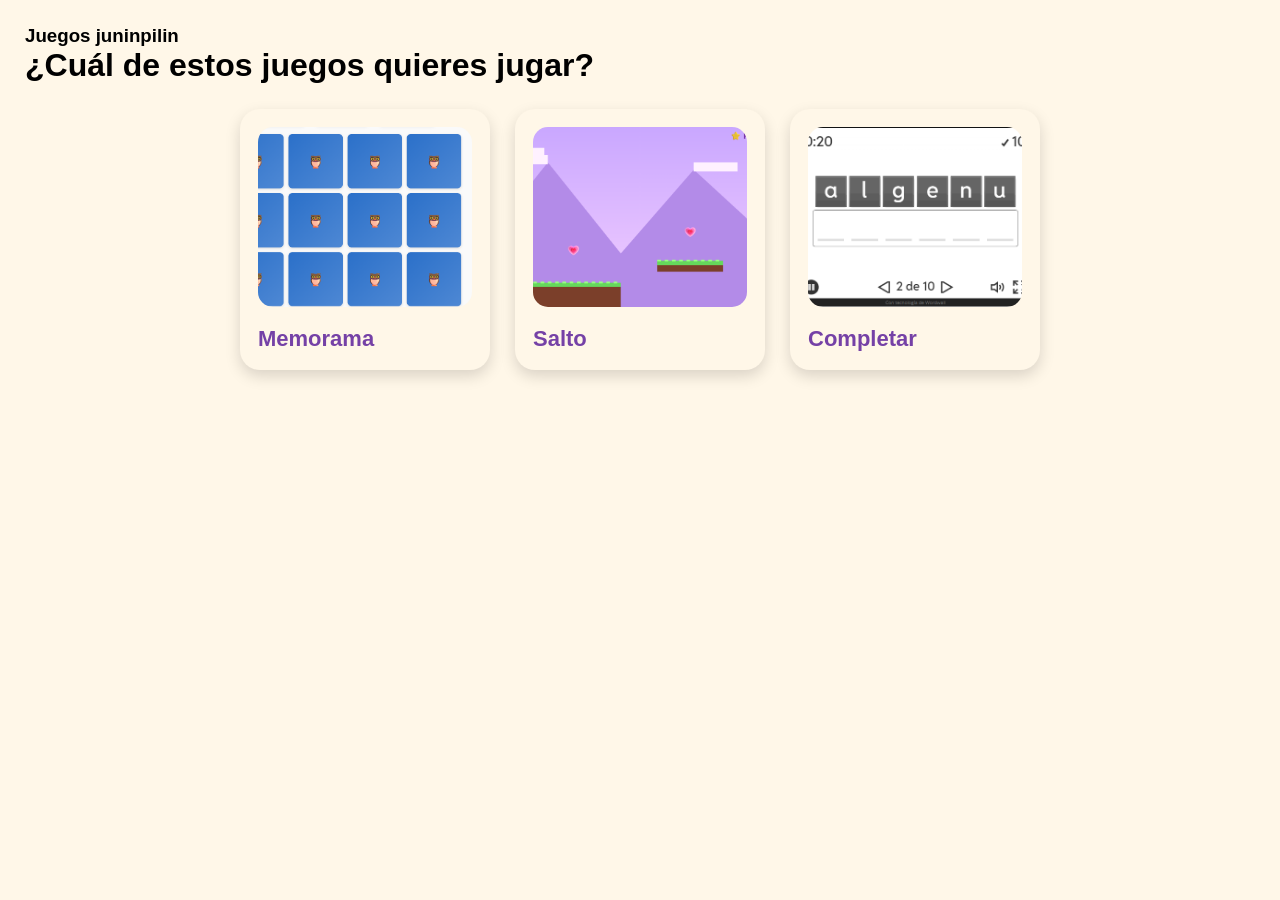
<file: juegos.html>
<!DOCTYPE html>
<html lang="es">
<head>
<meta charset="UTF-8">
<meta name="viewport" content="width=device-width, initial-scale=1.0">

<title>Aprendiendo Otomí</title>

<link rel="stylesheet" href="estilobarra.css">
</head>

<h3>Juegos juninpilin</h3>
<h1>¿Cuál de estos juegos quieres jugar?</h1>

<div class="container">

<div class="card" onclick="seleccionar(this)">
<img src="imagenes/Captura de pantalla 2026-11-18 121932.png" alt="Memorama">
<h3>Memorama</h3> <!-- Cerdo -->
</div>

<div class="card" onclick="seleccionar(this)">
<img src="imagenes/Captura de pantalla 2026-11-18 121751.png" alt="Salto">
<h3>Salto</h3> <!-- Perro (Otomí) -->
</div>

<div class="card" onclick="seleccionar(this)">
<img src="imagenes/Captura de pantalla 2026-11-18 122357.png" alt="Completar">
<h3>Completar</h3>
</div>

</div>
</file>
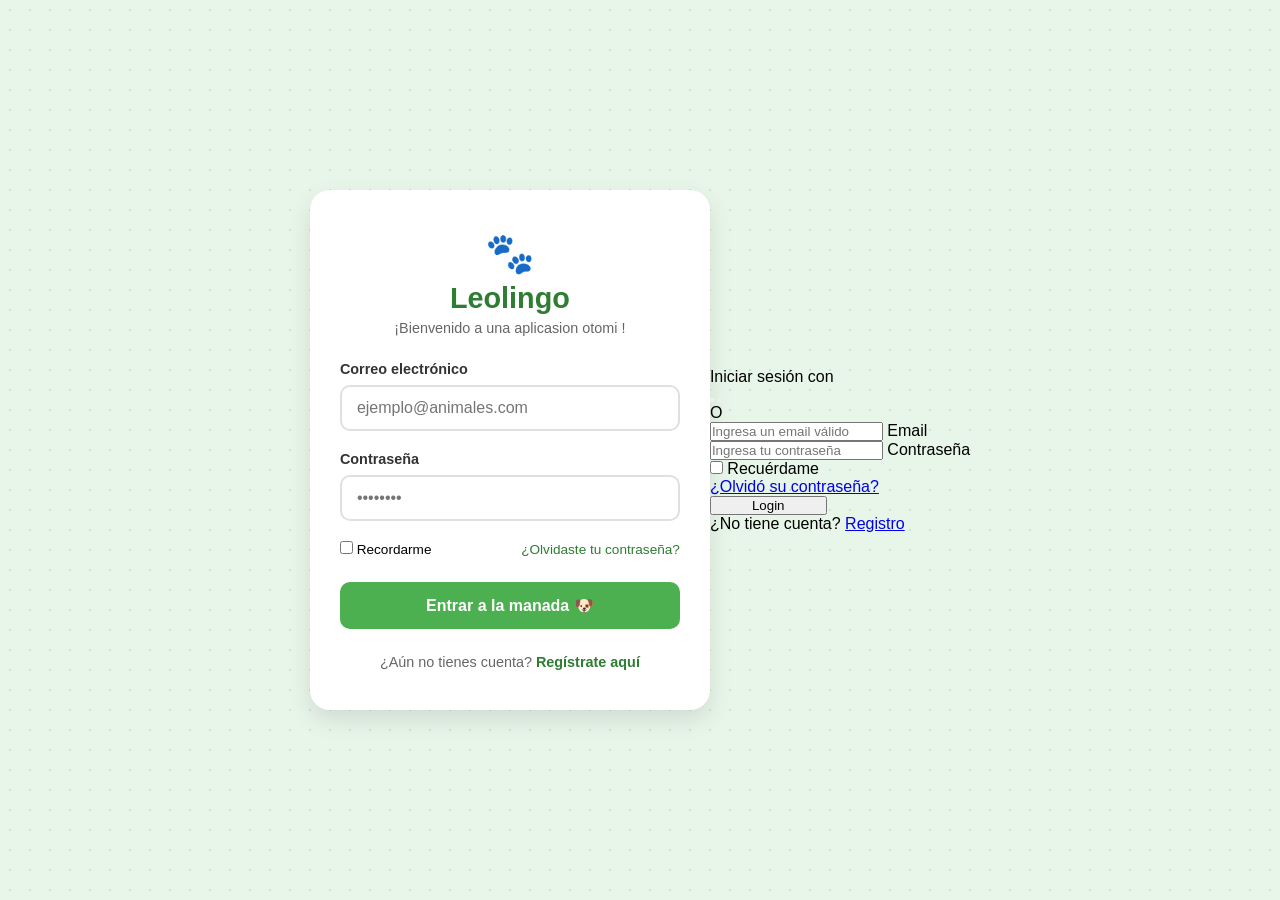
<file: loging.html>
<!DOCTYPE html>
<html lang="es">
<head>
  <meta charset="UTF-8">
  <meta name="viewport" content="width=device-width, initial-scale=1.0">
  <title>Leolingo</title>
  <link rel="stylesheet" href="style.css">
</head>
<body>

  <div class="login-card">
    <div class="logo">
      🐾
      <h2>Leolingo</h2>
      <p>¡Bienvenido  a una aplicasion otomi !</p>
    </div>

    <form action="#" method="POST" class="login-form">
      <div class="input-group">
        <label for="email">Correo electrónico</label>
        <input type="email" id="email" name="email" placeholder="ejemplo@animales.com" required>
      </div>

      <div class="input-group">
        <label for="password">Contraseña</label>
        <input type="password" id="password" name="password" placeholder="••••••••" required>
      </div>

      <div class="options">
        <label class="remember">
          <input type="checkbox" name="remember"> Recordarme
        </label>
        <a href="#" class="forgot-pass">¿Olvidaste tu contraseña?</a>
      </div>

      <button type="submit" class="btn-login">Entrar a la manada 🐶</button>
    </form>

    <div class="footer-login">
      <p>¿Aún no tienes cuenta? <a href="#">Regístrate aquí</a></p>
    </div>
  </div>
<form id="loginForm" action="login.php" method="POST">


                    <div class="d-flex flex-row align-items-center justify-content-center justify-content-lg-start">
                        <p class="lead fw-normal mb-0 me-3">Iniciar sesión con</p>


                        <button type="button" class="btn btn-primary btn-floating mx-1">
                            <i class="fab fa-facebook-f"></i>
                        </button>


                        <button type="button" class="btn btn-primary btn-floating mx-1">
                            <i class="fab fa-twitter"></i>
                        </button>


                        <button type="button" class="btn btn-primary btn-floating mx-1">
                            <i class="fab fa-linkedin-in"></i>
                        </button>
                    </div>


                    <div class="divider d-flex align-items-center my-4">
                        <p class="text-center fw-bold mx-3 mb-0">O</p>
                    </div>


                    <!-- Email -->
                    <div class="form-outline mb-4">
                        <input
                            type="email"
                            name="email"
                            id="form3Example3"
                            class="form-control form-control-lg"
                            placeholder="Ingresa un email válido"
                            required>


                        <label class="form-label" for="form3Example3">
                            Email
                        </label>
                    </div>


                   <!-- Contraseña -->
<div class="form-outline mb-3">
<input
type="password"
name="contraseña"
id="form3Example4"
class="form-control form-control-lg"
placeholder="Ingresa tu contraseña"
required>


<label class="form-label" for="form3Example4">
Contraseña
</label>
</div>


<div class="d-flex justify-content-between align-items-center">


<div class="form-check mb-0">
<input class="form-check-input me-2"
type="checkbox"
id="form2Example3">


<label class="form-check-label" for="form2Example3">
Recuérdame
</label>
</div>


<a href="#" class="text-body">
¿Olvidó su contraseña?
</a>
</div>


<div class="text-center text-lg-start mt-4 pt-2">


<!-- IMPORTANTE: submit -->
<button
type="submit"
class="btn btn-primary btn-lg"
style="padding-left: 2.5rem; padding-right: 2.5rem;">
Login
</button>


<p class="small fw-bold mt-2 pt-1 mb-0">
¿No tiene cuenta?
<a href="#" class="link-danger">
Registro
</a>
</p>


</div>


</form>

</body>
</html>
</file>
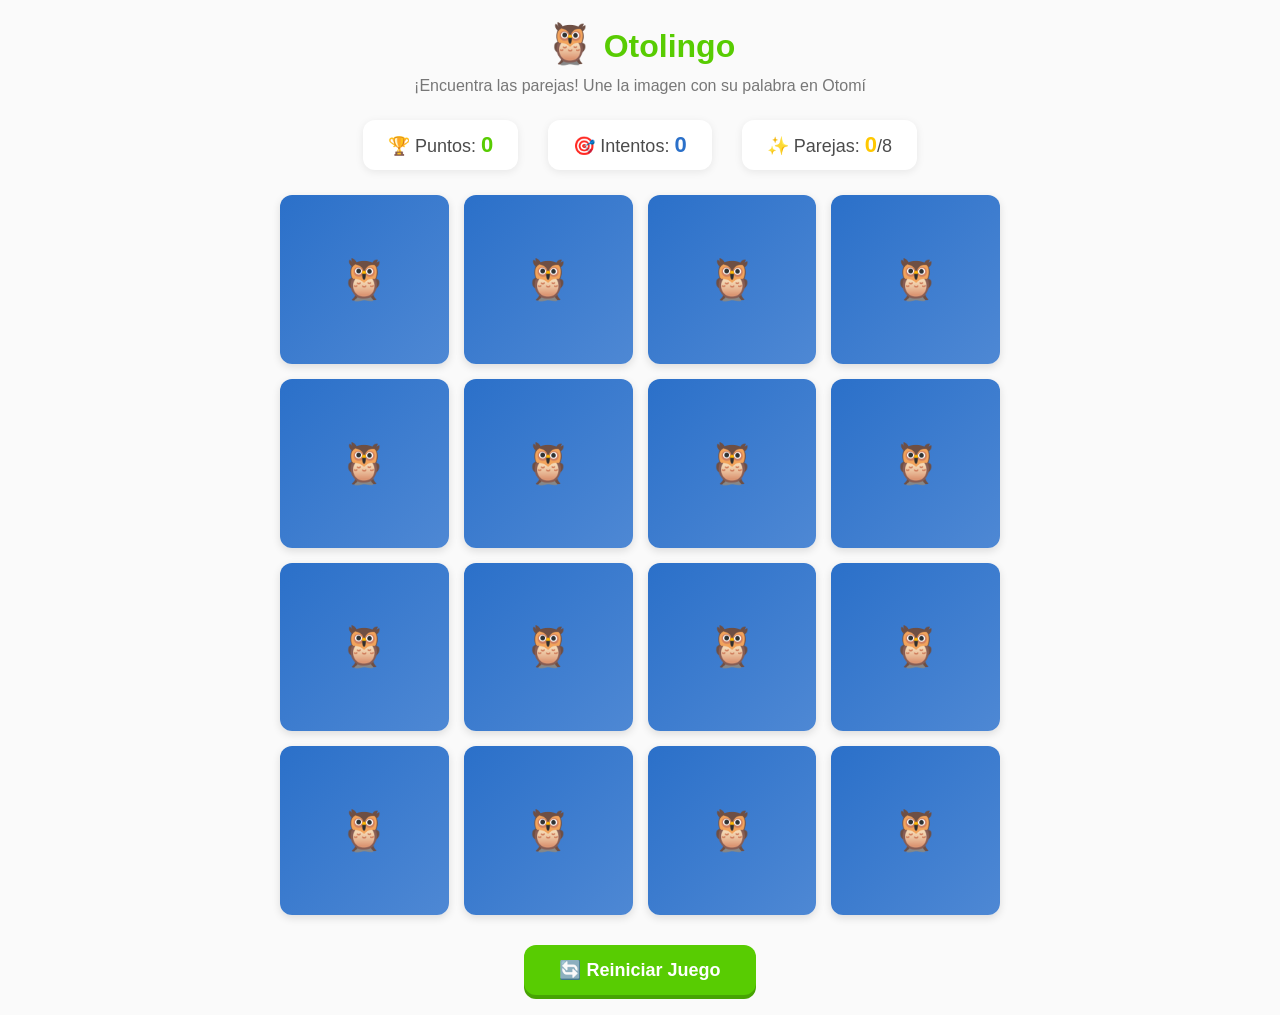
<file: memorama.html>
<!DOCTYPE html>
<html lang="es">
<head>
    <meta charset="UTF-8">
    <meta name="viewport" content="width=device-width, initial-scale=1.0">
    <title>Otolingo 🦉 - Memorama con Imágenes</title>
    <style>
        * {
            margin: 0;
            padding: 0;
            box-sizing: border-box;
            font-family: 'Arial Rounded MT Bold', sans-serif;
        }




        :root {
            --verde: #58CC02;
            --verde-oscuro: #46A302;
            --azul: #2B70C9;
            --azul-claro: #4E88D4;
            --amarillo: #FFC800;
            --rojo: #FF4B4B;
            --gris: #E5E5E5;
            --texto: #4B4B4B;
            --fondo: #FAFAFA;
        }




        body {
            background-color: var(--fondo);
            color: var(--texto);
            min-height: 100vh;
            padding: 20px;
        }




        header {
            text-align: center;
            margin-bottom: 25px;
        }




        h1 {
            font-size: 32px;
            color: var(--verde);
            margin-bottom: 10px;
        }




        h1 span {
            font-size: 40px;
        }




        .subtitulo {
            font-size: 16px;
            color: #777;
        }




        .info-juego {
            display: flex;
            justify-content: center;
            gap: 30px;
            margin-bottom: 25px;
            font-size: 18px;
            flex-wrap: wrap;
        }




        .puntuacion, .intentos, .encontrados {
            background: white;
            padding: 12px 25px;
            border-radius: 12px;
            box-shadow: 0 2px 8px rgba(0,0,0,0.08);
        }




        .puntuacion span { color: var(--verde); font-weight: bold; font-size: 22px; }
        .intentos span { color: var(--azul); font-weight: bold; font-size: 22px; }
        .encontrados span { color: var(--amarillo); font-weight: bold; font-size: 22px; }




        /* TABLERO */
        .tablero {
            max-width: 720px;
            margin: 0 auto;
            display: grid;
            grid-template-columns: repeat(4, 1fr);
            gap: 15px;
        }




        /* TARJETAS */
        .tarjeta {
            aspect-ratio: 1 / 1;
            position: relative;
            cursor: pointer;
            transform-style: preserve-3d;
            transition: transform 0.5s ease;
        }




        .tarjeta.volteada {
            transform: rotateY(180deg);
        }




        .cara {
            position: absolute;
            width: 100%;
            height: 100%;
            border-radius: 12px;
            display: flex;
            align-items: center;
            justify-content: center;
            backface-visibility: hidden;
            box-shadow: 0 3px 8px rgba(0,0,0,0.12);
        }




        .trasera {
            background: linear-gradient(135deg, var(--azul), var(--azul-claro));
            font-size: 40px;
        }




        .frente {
            background: white;
            border: 3px solid var(--amarillo);
            transform: rotateY(180deg);
            flex-direction: column;
            padding: 8px;
        }




        .emoji {
            font-size: 48px;
            margin-bottom: 5px;
        }




        .palabra {
            font-size: 16px;
            font-weight: bold;
            color: var(--azul);
            text-align: center;
        }




        .tarjeta.acertada .frente {
            background: #E8FFE8;
            border-color: var(--verde);
        }




        /* BOTONES */
        .contenedor-boton {
            text-align: center;
            margin-top: 30px;
        }




        .boton {
            background: var(--verde);
            color: white;
            border: none;
            padding: 14px 35px;
            font-size: 18px;
            border-radius: 12px;
            cursor: pointer;
            font-weight: bold;
            box-shadow: 0 4px 0 var(--verde-oscuro);
            transition: all 0.1s;
        }




        .boton:active {
            transform: translateY(4px);
            box-shadow: none;
        }




        /* MENSAJE FINAL */
        .mensaje-final {
            position: fixed;
            top: 50%;
            left: 50%;
            transform: translate(-50%, -50%);
            background: white;
            padding: 40px;
            border-radius: 20px;
            box-shadow: 0 6px 25px rgba(0,0,0,0.2);
            text-align: center;
            z-index: 100;
            display: none;
        }




        .mensaje-final h2 {
            font-size: 28px;
            color: var(--verde);
            margin-bottom: 15px;
        }




        .mensaje-final p {
            font-size: 18px;
            margin-bottom: 20px;
        }




        .oculto {
            display: none !important;
        }




        /* Responsivo */
        @media (max-width: 600px) {
            .tablero {
                grid-template-columns: repeat(3, 1fr);
            }
            .emoji {
                font-size: 36px;
            }
            .palabra {
                font-size: 13px;
            }
        }
    </style>
</head>
<body>




    <header>
        <h1><span>🦉</span> Otolingo</h1>
        <p class="subtitulo">¡Encuentra las parejas! Une la imagen con su palabra en Otomí</p>
    </header>




    <div class="info-juego">
        <div class="puntuacion">🏆 Puntos: <span id="puntos">0</span></div>
        <div class="intentos">🎯 Intentos: <span id="intentos">0</span></div>
        <div class="encontrados">✨ Parejas: <span id="encontrados">0</span>/8</div>
    </div>




    <div class="tablero" id="tablero"></div>




    <div class="contenedor-boton">
        <button class="boton" onclick="reiniciarJuego()">🔄 Reiniciar Juego</button>
    </div>




    <!-- MENSAJE FINAL -->
    <div class="mensaje-final" id="mensajeFinal">
        <h2>🎉 ¡Felicidades!</h2>
        <p>Has encontrado todas las parejas en <strong id="totalIntentos">0</strong> intentos</p>
        <p>Puntuación final: <strong id="puntosFinal">0</strong> puntos</p>
        <button class="boton" onclick="cerrarMensaje(); reiniciarJuego();">¡Jugar otra vez!</button>
    </div>




    <script>
        // ==========================================
        // BASE DE DATOS: IMAGEN ↔ PALABRA EN OTOMÍ
        // ==========================================
      const parejas = [
            { imagen: "🐕", palabra: "F'yo", nombre: "Perro" },
            { imagen: "🐱", palabra: "Mixtu", nombre: "Gato" },
            { imagen: "🏠", palabra: "Nguu", nombre: "Casa" },
            { imagen: "💧", palabra: "Deje", nombre: "Agua" },
            { imagen: "🌽", palabra: "dethä", nombre: "Maíz" },
            { imagen: "☀️", palabra: "Jädi", nombre: "Sol" },
            { imagen: "🌙", palabra: "Zänä", nombre: "Luna" },
            { imagen: "👋", palabra: "Jaxia", nombre: "Hola" }
        ];






        // ==========================================
        // VARIABLES DEL JUEGO
        // ==========================================
        let puntos = 0;
        let intentos = 0;
        let parejasEncontradas = 0;
        let tarjetasVolteadas = [];
        let bloqueado = false;




        // ==========================================
        // INICIAR JUEGO
        // ==========================================
        function iniciarJuego() {
            puntos = 0;
            intentos = 0;
            parejasEncontradas = 0;
            tarjetasVolteadas = [];
            bloqueado = false;
           
            actualizarPuntuacion();
            generarTarjetas();
        }




        // ==========================================
        // MEZCLAR ARRAY
        // ==========================================
        function mezclar(array) {
            return array.slice().sort(() => Math.random() - 0.5);
        }




        // ==========================================
        // GENERAR TARJETAS
        // ==========================================
        function generarTarjetas() {
            const tablero = document.getElementById('tablero');
            tablero.innerHTML = "";




            // Crear pares: una tarjeta con IMAGEN y otra con la PALABRA en Otomí
            let tarjetas = [];
            parejas.forEach((par, indice) => {
                // Tarjeta con imagen
                tarjetas.push({ tipo: "imagen", contenido: par.imagen, parId: indice });
                // Tarjeta con palabra en Otomí
                tarjetas.push({ tipo: "palabra", contenido: par.palabra, parId: indice });
            });




            // Mezclar las tarjetas
            tarjetas = mezclar(tarjetas);




            // Crear cada tarjeta en el HTML
            tarjetas.forEach((datos) => {
                const tarjeta = document.createElement('div');
                tarjeta.className = 'tarjeta';
                tarjeta.dataset.parId = datos.parId;
                tarjeta.dataset.tipo = datos.tipo;
               
                if (datos.tipo === "imagen") {
                    tarjeta.innerHTML = `
                        <div class="cara trasera">🦉</div>
                        <div class="cara frente">
                            <div class="emoji">${datos.contenido}</div>
                        </div>
                    `;
                } else {
                    tarjeta.innerHTML = `
                        <div class="cara trasera">🦉</div>
                        <div class="cara frente">
                            <div class="palabra">${datos.contenido}</div>
                        </div>
                    `;
                }
               
                tarjeta.onclick = () => voltearTarjeta(tarjeta);
                tablero.appendChild(tarjeta);
            });
        }




        // ==========================================
        // VOLTEAR TARJETA
        // ==========================================
        function voltearTarjeta(tarjeta) {
            if (bloqueado) return;
            if (tarjeta.classList.contains('volteada')) return;
            if (tarjeta.classList.contains('acertada')) return;




            tarjeta.classList.add('volteada');
            tarjetasVolteadas.push(tarjeta);




            if (tarjetasVolteadas.length === 2) {
                intentos++;
                actualizarPuntuacion();
                comprobarPareja();
            }
        }




        // ==========================================
        // COMPROBAR SI SON PAREJA
        // ==========================================
        function comprobarPareja() {
            bloqueado = true;
            const t1 = tarjetasVolteadas[0];
            const t2 = tarjetasVolteadas[1];




            if (t1.dataset.parId === t2.dataset.parId) {
                // ✅ ¡ENCONTRÓ LA PAREJA!
                puntos += 10;
                parejasEncontradas++;
               
                setTimeout(() => {
                    t1.classList.add('acertada');
                    t2.classList.add('acertada');
                    t1.style.cursor = "default";
                    t2.style.cursor = "default";
                    actualizarPuntuacion();
                   
                    if (parejasEncontradas === parejas.length) {
                        setTimeout(mostrarMensajeFinal, 500);
                    }
                   
                    tarjetasVolteadas = [];
                    bloqueado = false;
                }, 600);
               
            } else {
                // ❌ NO SON IGUALES
                setTimeout(() => {
                    t1.classList.remove('volteada');
                    t2.classList.remove('volteada');
                    tarjetasVolteadas = [];
                    bloqueado = false;
                }, 1000);
            }
        }




        function actualizarPuntuacion() {
            document.getElementById('puntos').textContent = puntos;
            document.getElementById('intentos').textContent = intentos;
            document.getElementById('encontrados').textContent = `${parejasEncontradas}`;
        }




        function mostrarMensajeFinal() {
            document.getElementById('totalIntentos').textContent = intentos;
            document.getElementById('puntosFinal').textContent = puntos;
            document.getElementById('mensajeFinal').style.display = "block";
        }




        function cerrarMensaje() {
            document.getElementById('mensajeFinal').style.display = "none";
        }




        function reiniciarJuego() {
            cerrarMensaje();
            iniciarJuego();
        }




        window.onload = iniciarJuego;
    </script>
</body>
</html>
</file>
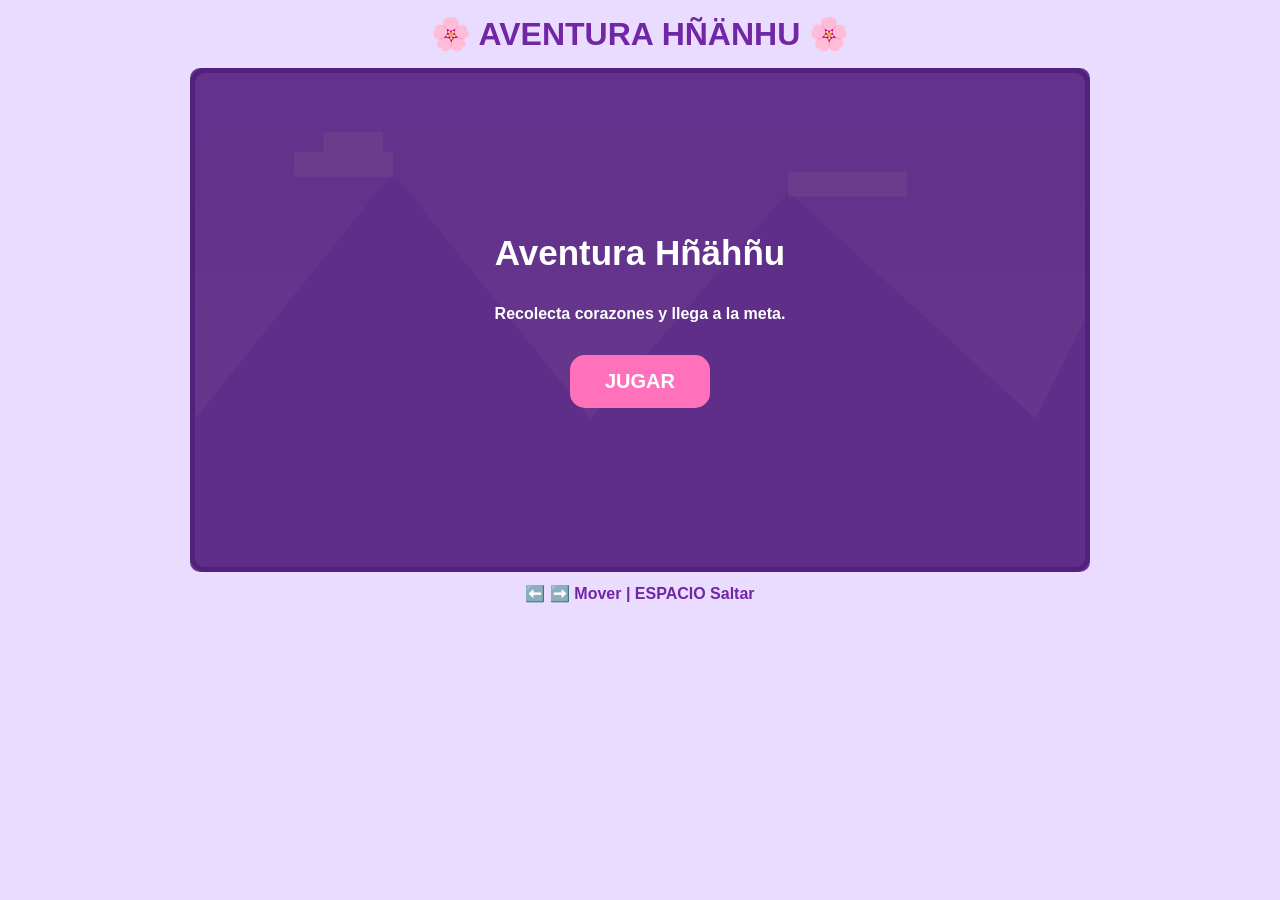
<file: saltos.html>
<!DOCTYPE html>
<html lang="es">
<head>
<meta charset="UTF-8">
<meta name="viewport" content="width=device-width, initial-scale=1.0">
<title>Aventura Hñähñu</title>
<style>
*{
    margin: 0;
    padding: 0;
    box-sizing: border-box;
}




body {
    background: #eadcff;
    font-family: Arial, sans-serif;
    text-align: center;
}




h1 {
    color: #7026a5;
    margin: 15px;
}




#contenedor {
    width: 900px;
    max-width: 95%;
    margin: auto;
    position: relative;
}




canvas {
    width: 100%;
    background: linear-gradient(#c9a7ff, #f4cfff);
    border: 5px solid #7026a5;
    border-radius: 15px;
    display: block;
}




#menu {
    position: absolute;
    top: 0;
    left: 0;
    width: 100%;
    height: 100%;
    background: rgba(80, 30, 120, 0.85);
    color: white;
    display: flex;
    flex-direction: column;
    justify-content: center;
    align-items: center;
    border-radius: 10px;
    gap: 20px;
}




#menu h2 {
    font-size: 35px;
}




button {
    background: #ff72bb;
    border: none;
    padding: 15px 35px;
    border-radius: 15px;
    font-size: 20px;
    color: white;
    cursor: pointer;
    font-weight: bold;
}




button:hover {
    background: #ff43a3;
}




p {
    margin: 12px;
    color: #7026a5;
    font-weight: bold;
}
</style>
</head>




<body>




<h1>🌸 AVENTURA HÑÄNHU 🌸</h1>




<div id="contenedor">




<canvas id="juego" width="900" height="500"></canvas>




<div id="menu">
    <h2 id="titulo">Aventura Hñähñu</h2>
    <p style="color:white">Recolecta corazones y llega a la meta.</p>
    <button onclick="iniciar()">JUGAR</button>
</div>




</div>




<p>⬅️ ➡️ Mover | ESPACIO Saltar</p>




<script>
const canvas = document.getElementById("juego");
const ctx = canvas.getContext("2d");
const menu = document.getElementById("menu");
const titulo = document.getElementById("titulo");




let jugador;
let plataformas;
let corazones;
let obstaculos;
let teclas = {};
let puntos = 0;
let vidas = 3;
let jugando = false;
let camara = 0;
let meta = 3500;




const gravedad = 0.6;




function iniciar() {
    puntos = 0;
    vidas = 3;
    camara = 0;




    jugador = {
        x: 50,
        y: 350,
        w: 35,
        h: 45,
        vx: 0,
        vy: 0,
        suelo: false
    };




    plataformas = [
        {x:0,y:430,w:400,h:70},
        {x:500,y:370,w:180,h:30},
        {x:780,y:320,w:180,h:30},
        {x:1100,y:400,w:300,h:70},
        {x:1500,y:340,w:200,h:30},
        {x:1800,y:290,w:180,h:30},
        {x:2100,y:420,w:350,h:70},
        {x:2600,y:350,w:200,h:30},
        {x:3000,y:400,w:600,h:70}
    ];




    corazones = [
        {x:250,y:350},
        {x:570,y:300},
        {x:850,y:250},
        {x:1200,y:330},
        {x:1550,y:280},
        {x:1850,y:230},
        {x:2200,y:350},
        {x:2650,y:290},
        {x:3200,y:330}
    ];




    obstaculos = [
        {x:600,y:345,w:30,h:25},
        {x:1250,y:375,w:35,h:25},
        {x:2250,y:395,w:35,h:25},
        {x:3150,y:375,w:35,h:25}
    ];




    jugador.x = 50;
    jugador.y = 350;




    jugando = true;
    menu.style.display = "none";




    actualizar();
}




// DIBUJAR JUGADOR
function dibujarJugador() {
    let x = jugador.x - camara;
    let y = jugador.y;




    // Cabello
    ctx.fillStyle = "#382044";
    ctx.fillRect(x+5,y,x+0?25:25,15);
    ctx.fillRect(x,y+10,35,25);




    // Cara
    ctx.fillStyle = "#f4c49c";
    ctx.fillRect(x+8,y+10,20,20);




    // Ojos
    ctx.fillStyle = "#222";
    ctx.fillRect(x+12,y+17,3,4);
    ctx.fillRect(x+22,y+17,3,4);




    // Blusa
    ctx.fillStyle = "#ffffff";
    ctx.fillRect(x+5,y+30,25,10);




    // Falda
    ctx.fillStyle = "#a64bd4";
    ctx.fillRect(x+2,y+38,31,7);




    // Piernas
    ctx.fillStyle = "#382044";
    ctx.fillRect(x+8,y+45,6,8);
    ctx.fillRect(x+22,y+45,6,8);




    // Moño
    ctx.fillStyle = "#ff69b4";
    ctx.fillRect(x+25,y+3,10,5);
}




// DIBUJAR ESCENARIO
function dibujarMundo() {
    ctx.clearRect(0,0,900,500);




    // Montañas
    ctx.fillStyle = "#b38be8";
    ctx.beginPath();
    ctx.moveTo(0,350);
    ctx.lineTo(200,100);
    ctx.lineTo(400,350);
    ctx.lineTo(600,120);
    ctx.lineTo(850,350);
    ctx.lineTo(900,250);
    ctx.lineTo(900,500);
    ctx.lineTo(0,500);
    ctx.fill();




    // Nubes
    ctx.fillStyle = "#fff1ff";
    ctx.fillRect(100,80,100,25);
    ctx.fillRect(130,60,60,25);
    ctx.fillRect(600,100,120,25);




    // Plataformas
    plataformas.forEach(p => {
        let x = p.x-camara;




        ctx.fillStyle = "#7b3f2a";
        ctx.fillRect(x,p.y,p.w,p.h);




        ctx.fillStyle = "#65d85c";
        ctx.fillRect(x,p.y,p.w,12);




        ctx.fillStyle = "#9bff83";
        for(let i=0;i<p.w;i+=20){
            ctx.fillRect(x+i,p.y-3,10,5);
        }
    });




    // Corazones
    corazones.forEach(c => {
        ctx.font = "30px Arial";
        ctx.fillText("💗",c.x-camara,c.y);
    });


    // Meta
    ctx.fillStyle = "#7131a5";
    ctx.fillRect(meta-camara,280,8,150);




    ctx.font = "40px Arial";
    ctx.fillText("🏁",meta-camara-20,280);




    dibujarJugador();




    // HUD
    ctx.fillStyle = "#6d299a";
    ctx.font = "bold 22px Arial";
    ctx.fillText("💗 Vidas: "+vidas,20,35);
    ctx.fillText("⭐ Puntos: "+puntos,700,35);
}




// COLISIONES
function colision(a,b) {
    return a.x < b.x+b.w &&
           a.x+a.w > b.x &&
           a.y < b.y+b.h &&
           a.y+a.h > b.y;
}




// ACTUALIZAR JUGADOR
function mover() {
    jugador.vx = 0;




    if(teclas["ArrowRight"]) jugador.vx = 5;
    if(teclas["ArrowLeft"]) jugador.vx = -5;




    jugador.x += jugador.vx;
    jugador.vy += gravedad;
    jugador.y += jugador.vy;




    jugador.suelo = false;




    plataformas.forEach(p => {
        if(colision(jugador,p) && jugador.vy >= 0 &&
           jugador.y+jugador.h-jugador.vy <= p.y+5) {




            jugador.y = p.y-jugador.h;
            jugador.vy = 0;
            jugador.suelo = true;
        }
    });




    // CAER
    if(jugador.y > 550) perderVida();




    // CORAZONES
    corazones = corazones.filter(c => {
        let objeto = {x:c.x,y:c.y,w:25,h:25};




        if(colision(jugador,objeto)) {
            puntos += 10;
            return false;
        }
        return true;
    });




    // OBSTACULOS
    obstaculos.forEach(o => {
        if(colision(jugador,o)) perderVida();
    });




    // META
    if(jugador.x >= meta) finalizar(true);




    // CAMARA
    camara = jugador.x-200;
    if(camara < 0) camara = 0;
}




// PERDER VIDA
function perderVida() {
    vidas--;




    jugador.x -= 80;
    jugador.y = 300;
    jugador.vy = 0;




    if(vidas <= 0) finalizar(false);
}




// FINAL
function finalizar(victoria) {
    jugando = false;
    menu.style.display = "flex";




    if(victoria) {
        titulo.innerText = "🎉 ¡GANASTE! 🎉";
    } else {
        titulo.innerText = "💔 GAME OVER";
    }




    menu.querySelector("p").innerText =
        "Puntuación final: "+puntos;




    menu.querySelector("button").innerText = "VOLVER A JUGAR";
}




// BUCLE
function actualizar() {
    if(!jugando) return;




    mover();
    dibujarMundo();




    requestAnimationFrame(actualizar);
}




// TECLADO
document.addEventListener("keydown", e => {
    teclas[e.key] = true;




    if(e.code === "Space" && jugador && jugador.suelo) {
        jugador.vy = -13;
        jugador.suelo = false;
    }
});




document.addEventListener("keyup", e => {
    teclas[e.key] = false;
});




// INICIO
dibujarMundo();
</script>




</body>
</html>
</file>
<file: estilobarra.css>
/* CONFIGURACIÓN GENERAL */
* {
    margin: 0;
    padding: 0;
    box-sizing: border-box;
}

body {
    font-family: 'Poppins', 'Segoe UI', sans-serif;
    background: #FFF7E8;
    min-height: 100vh;
    padding: 25px;
}

/* SECCIONES DE LECCIONES */
section {
    max-width: 1000px;
    margin: 30px auto;
    padding: 40px 25px;
    border-radius: 25px;
    text-align: center;
    box-shadow: 0 10px 30px rgba(53, 19, 77, 0.18);
    animation: aparecer 0.6s ease;
}

/* TÍTULOS */
section h3 {
    font-size: 20px;
    margin-bottom: 15px;
    font-weight: 600;
}

section h1 {
    font-size: 30px;
    margin-bottom: 35px;
    font-weight: 800;
    color: inherit;
}

/* CONTENEDOR DE TARJETAS */
.container {
    display: flex;
    justify-content: center;
    align-items: stretch;
    gap: 25px;
    flex-wrap: wrap;
    margin: 25px 0;
}

/* TARJETAS */
.card {
    background: #FFF7E8;
    color: #35134D;
    width: 250px;
    padding: 15px;
    border-radius: 20px;
    box-shadow: 0 6px 15px rgba(0, 0, 0, 0.15);
    transition: all 0.3s ease;
    cursor: pointer;
    border: 3px solid transparent;
}

.card:hover {
    transform: translateY(-10px) scale(1.04);
    border-color: #FFD166;
    box-shadow: 0 12px 25px rgba(0, 0, 0, 0.2);
}

/* IMÁGENES */
.card img {
    width: 100%;
    height: 180px;
    object-fit: cover;
    border-radius: 15px;
}

/* TEXTO DE LAS TARJETAS */
.card h3 {
    margin-top: 15px;
    font-size: 22px;
    color: #7541A6;
}

/* CONTENEDOR DE BOTONES */
.botones {
    display: flex;
    justify-content: center;
    gap: 20px;
    margin-top: 35px;
    flex-wrap: wrap;
}

/* BOTONES GENERALES */
button {
    padding: 14px 35px;
    font-size: 16px;
    font-weight: bold;
    border: none;
    border-radius: 14px;
    cursor: pointer;
    transition: all 0.3s ease;
}

/* BOTÓN COMPROBAR */
.comprobar {
    background: #35C6B0;
    color: #123B39;
    box-shadow: 0 5px 12px rgba(53, 198, 176, 0.3);
}

.comprobar:hover {
    background: #20A992;
    color: white;
    transform: scale(1.07);
}

/* BOTÓN SALTAR */
.saltar {
    background: #FFD166;
    color: #503A08;
    box-shadow: 0 5px 12px rgba(255, 209, 102, 0.3);
}

.saltar:hover {
    background: #F4B942;
    transform: scale(1.07);
}

/* ANIMACIÓN */
@keyframes aparecer {
    from {
        opacity: 0;
        transform: translateY(20px);
    }
    to {
        opacity: 1;
        transform: translateY(0);
    }
}

/* DISEÑO PARA CELULARES */
@media (max-width: 600px) {

    body {
        padding: 10px;
    }

    section {
        padding: 25px 15px;
        margin: 15px auto;
    }

    section h1 {
        font-size: 23px;
    }

    .container {
        gap: 15px;
    }

    .card {
        width: 100%;
        max-width: 280px;
    }

    .card img {
        height: 190px;
    }

    button {
        width: 100%;
        max-width: 250px;
    }
}
</file>
<file: style.css>
* {
  box-sizing: border-box;
  margin: 0;
  padding: 0;
  font-family: 'Segoe UI', Tahoma, Geneva, Verdana, sans-serif;
}

body {
  background-color: #e8f5e9; /* Verde claro suave (naturaleza) */
  background-image: radial-gradient(#c8e6c9 1px, transparent 1px);
  background-size: 20px 20px;
  display: flex;
  justify-content: center;
  align-items: center;
  min-height: 100vh;
}

.login-card {
  background: #ffffff;
  padding: 40px 30px;
  border-radius: 20px;
  box-shadow: 0 10px 25px rgba(0, 0, 0, 0.1);
  width: 100%;
  max-width: 400px;
}

.logo {
  text-align: center;
  margin-bottom: 25px;
  font-size: 2.5rem;
}

.logo h2 {
  font-size: 1.8rem;
  color: #2e7d32; /* Verde bosque */
  margin-top: 5px;
}

.logo p {
  font-size: 0.9rem;
  color: #666;
  margin-top: 5px;
}

.login-form .input-group {
  margin-bottom: 20px;
}

.input-group label {
  display: block;
  font-size: 0.9rem;
  color: #333;
  margin-bottom: 8px;
  font-weight: 600;
}

.input-group input {
  width: 100%;
  padding: 12px 15px;
  border: 2px solid #e0e0e0;
  border-radius: 10px;
  font-size: 1rem;
  transition: border-color 0.3s ease;
}

.input-group input:focus {
  outline: none;
  border-color: #4caf50;
}

.options {
  display: flex;
  justify-content: space-between;
  align-items: center;
  font-size: 0.85rem;
  margin-bottom: 25px;
}

.options a {
  color: #2e7d32;
  text-decoration: none;
}

.options a:hover {
  text-decoration: underline;
}

.btn-login {
  width: 100%;
  padding: 14px;
  background-color: #4caf50; /* Verde brillante */
  color: white;
  border: none;
  border-radius: 10px;
  font-size: 1rem;
  font-weight: bold;
  cursor: pointer;
  transition: background-color 0.3s ease, transform 0.1s ease;
}

.btn-login:hover {
  background-color: #388e3c;
}

.btn-login:active {
  transform: scale(0.98);
}

.footer-login {
  text-align: center;
  margin-top: 25px;
  font-size: 0.9rem;
  color: #666;
}

.footer-login a {
  color: #2e7d32;
  font-weight: bold;
  text-decoration: none;
}

.footer-login a:hover {
  text-decoration: underline;
}
</file>
